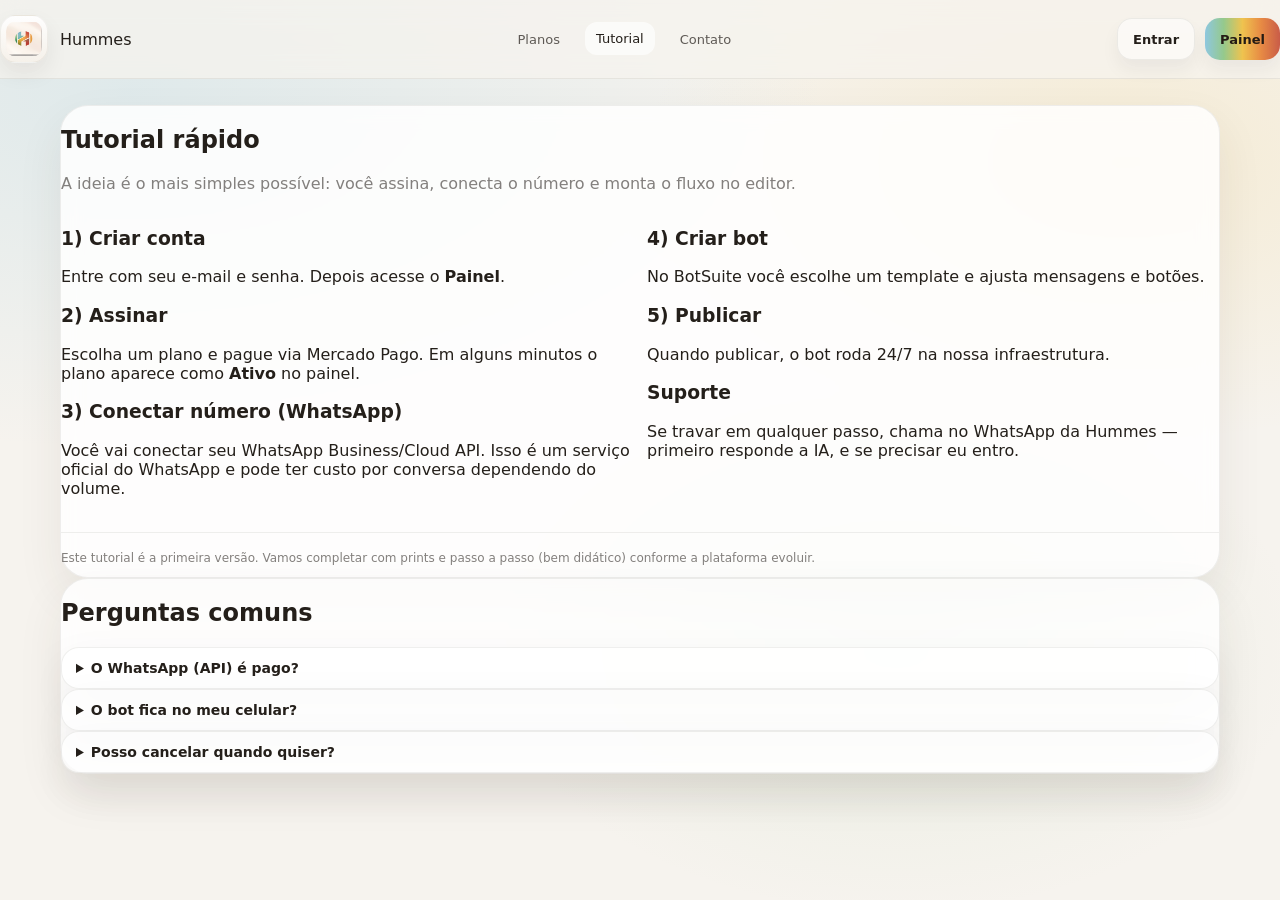
<file: docs.html>
<!doctype html>
<html lang="pt-br">
<head>
  <meta charset="utf-8"/>
  <meta name="viewport" content="width=device-width, initial-scale=1"/>
  <title>Tutorial | Hummes</title>
  <link rel="stylesheet" href="/css/styles.css"/>
</head>
<body>
  <header class="topbar">
    <div class="topbar-inner">
      <a class="brand" href="/"><img class="brand-logo" src="/assets/logo.png" alt="Hummes"/><span>Hummes</span></a>
      <nav class="nav">
        <a href="/pricing.html">Planos</a>
        <a href="/docs.html" class="active">Tutorial</a>
        <a href="/#contato">Contato</a>
      </nav>
      <div class="top-actions">
        <a class="btn ghost" href="/login.html">Entrar</a>
        <a class="btn primary" href="/dashboard.html">Painel</a>
      </div>
    </div>
  </header>

  <main class="container pad-top">
    <section class="card">
      <h1>Tutorial rápido</h1>
      <p class="muted">A ideia é o mais simples possível: você assina, conecta o número e monta o fluxo no editor.</p>
      <div class="grid2">
        <div>
          <h3>1) Criar conta</h3>
          <p>Entre com seu e-mail e senha. Depois acesse o <b>Painel</b>.</p>
          <h3>2) Assinar</h3>
          <p>Escolha um plano e pague via Mercado Pago. Em alguns minutos o plano aparece como <b>Ativo</b> no painel.</p>
          <h3>3) Conectar número (WhatsApp)</h3>
          <p>Você vai conectar seu WhatsApp Business/Cloud API. Isso é um serviço oficial do WhatsApp e pode ter custo por conversa dependendo do volume.</p>
        </div>
        <div>
          <h3>4) Criar bot</h3>
          <p>No BotSuite você escolhe um template e ajusta mensagens e botões.</p>
          <h3>5) Publicar</h3>
          <p>Quando publicar, o bot roda 24/7 na nossa infraestrutura.</p>
          <h3>Suporte</h3>
          <p>Se travar em qualquer passo, chama no WhatsApp da Hummes — primeiro responde a IA, e se precisar eu entro.</p>
        </div>
      </div>
      <hr class="sep"/>
      <p class="tiny muted">Este tutorial é a primeira versão. Vamos completar com prints e passo a passo (bem didático) conforme a plataforma evoluir.</p>
    </section>

    <section class="card">
      <h2>Perguntas comuns</h2>
      <details>
        <summary>O WhatsApp (API) é pago?</summary>
        <p>O WhatsApp Business Platform (Cloud API) cobra por conversas. O valor depende do tipo de conversa e do país. A assinatura da Hummes cobre a plataforma (editor, hospedagem, templates e suporte), e o custo do WhatsApp pode ser repassado conforme uso.</p>
      </details>
      <details>
        <summary>O bot fica no meu celular?</summary>
        <p>Não. O bot roda 24 horas por dia em servidor. Você só conecta o número e gerencia o fluxo no painel.</p>
      </details>
      <details>
        <summary>Posso cancelar quando quiser?</summary>
        <p>Sim. Sem fidelidade.</p>
      </details>
    </section>
  </main>
</body>
</html>
</file>
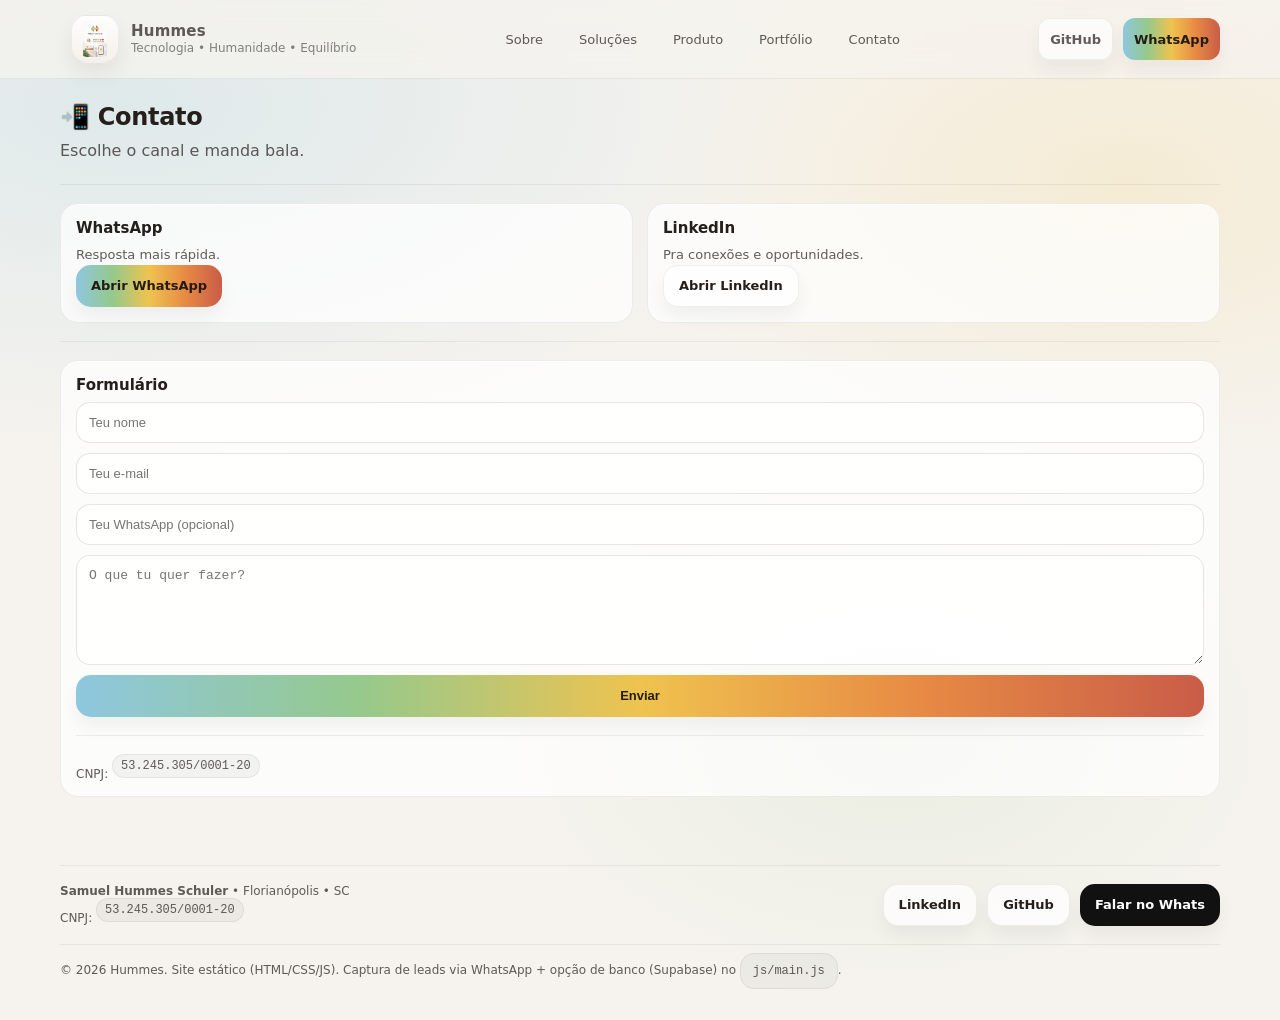
<file: pages/contato.html>
<!doctype html>
<html lang="pt-BR">
<head>
  <meta charset="utf-8" />
  <meta name="viewport" content="width=device-width, initial-scale=1" />
  <title>Contato • Hummes</title>
  <meta name="description" content="Contato da Hummes — WhatsApp, LinkedIn e formulário." />
  <meta property="og:title" content="Contato • Hummes" />
  <meta property="og:description" content="Contato da Hummes — WhatsApp, LinkedIn e formulário." />
  <meta property='og:image' content='/assets/a45489e5-e831-49fc-8cce-5c62b98a563a.png' />
  <link rel='icon' href='/assets/kkkkkk.png' />
  <link rel="stylesheet" href="/css/styles.css" />
</head>
<body>
<header>
  <div class="container nav">
    <a class="brand" href="/">
      <img src='/assets/kkkkkk.png' alt='Hummes'/>
      <div class="t"><b>Hummes</b><span>Tecnologia • Humanidade • Equilíbrio</span></div>
    </a>
    <nav class="navlinks">
      <a href="/#sobre">Sobre</a>
      <a href="/#servicos">Soluções</a>
      <a href="/#produto">Produto</a>
      <a href="/pages/portfolio.html">Portfólio</a>
      <a href="/#contato">Contato</a>
    </nav>
    <div class="navbtns">
      <a class="btn" href="https://github.com/hummespage" target="_blank" rel="noreferrer">GitHub</a>
      <a class="btn primary" href="https://wa.me/5548992155149" target="_blank" rel="noreferrer">WhatsApp</a>
    </div>
  </div>
</header>


<main class="section">
  <div class="container">
    <h2>📲 Contato</h2>
    <p class="sub">Escolhe o canal e manda bala.</p>
    <div class="div"></div>

    <div class="grid2">
      <div class="item">
        <h3>WhatsApp</h3>
        <p>Resposta mais rápida.</p>
        <div class="ctaRow"><a class="btn primary" href="https://wa.me/5548992155149" target="_blank" rel="noreferrer">Abrir WhatsApp</a></div>
      </div>
      <div class="item">
        <h3>LinkedIn</h3>
        <p>Pra conexões e oportunidades.</p>
        <div class="ctaRow"><a class="btn" href="https://www.linkedin.com/in/samuelhummes/" target="_blank" rel="noreferrer">Abrir LinkedIn</a></div>
      </div>
    </div>

    <div class="div"></div>

    <div class="item">
      <h3>Formulário</h3>
      <form id="leadForm" class="form">
        <input id="name" class="input" placeholder="Teu nome" />
        <input id="email" class="input" placeholder="Teu e-mail" />
        <input id="whatsapp" class="input" placeholder="Teu WhatsApp (opcional)" />
        <textarea id="reason" placeholder="O que tu quer fazer?"></textarea>
        <button class="btn primary" type="submit">Enviar</button>
      </form>
      <div class="div"></div>
      <div class="small">CNPJ: <span class="code" style="display:inline-block; padding:4px 8px">53.245.305/0001-20</span></div>
    </div>
  </div>
</main>


<footer class="footer">
  <div class="container">
    <div class="div"></div>
    <div style="display:flex; gap:10px; flex-wrap:wrap; align-items:center; justify-content:space-between">
      <div>
        <b>Samuel Hummes Schuler</b> • Florianópolis • SC<br/>
        <span class="small">CNPJ: <span class="code" style="display:inline-block; padding:4px 8px">53.245.305/0001-20</span></span>
      </div>
      <div style="display:flex; gap:10px; flex-wrap:wrap">
        <a class="btn" href="https://www.linkedin.com/in/samuelhummes/" target="_blank" rel="noreferrer">LinkedIn</a>
        <a class="btn" href="https://github.com/hummespage" target="_blank" rel="noreferrer">GitHub</a>
        <a class="btn dark" href="https://wa.me/5548992155149" target="_blank" rel="noreferrer">Falar no Whats</a>
      </div>
    </div>
    <div class="div"></div>
    <div class="small">© 2026 Hummes. Site estático (HTML/CSS/JS). Captura de leads via WhatsApp + opção de banco (Supabase) no <span class="code">js/main.js</span>.</div>
  </div>
</footer>

<div id="toast" class="notice" style="display:none; position:fixed; right:14px; bottom:14px; max-width:min(420px, 92vw); box-shadow: var(--shadow2)"></div>
<script src="/js/main.js"></script>
</body>
</html>
</file>
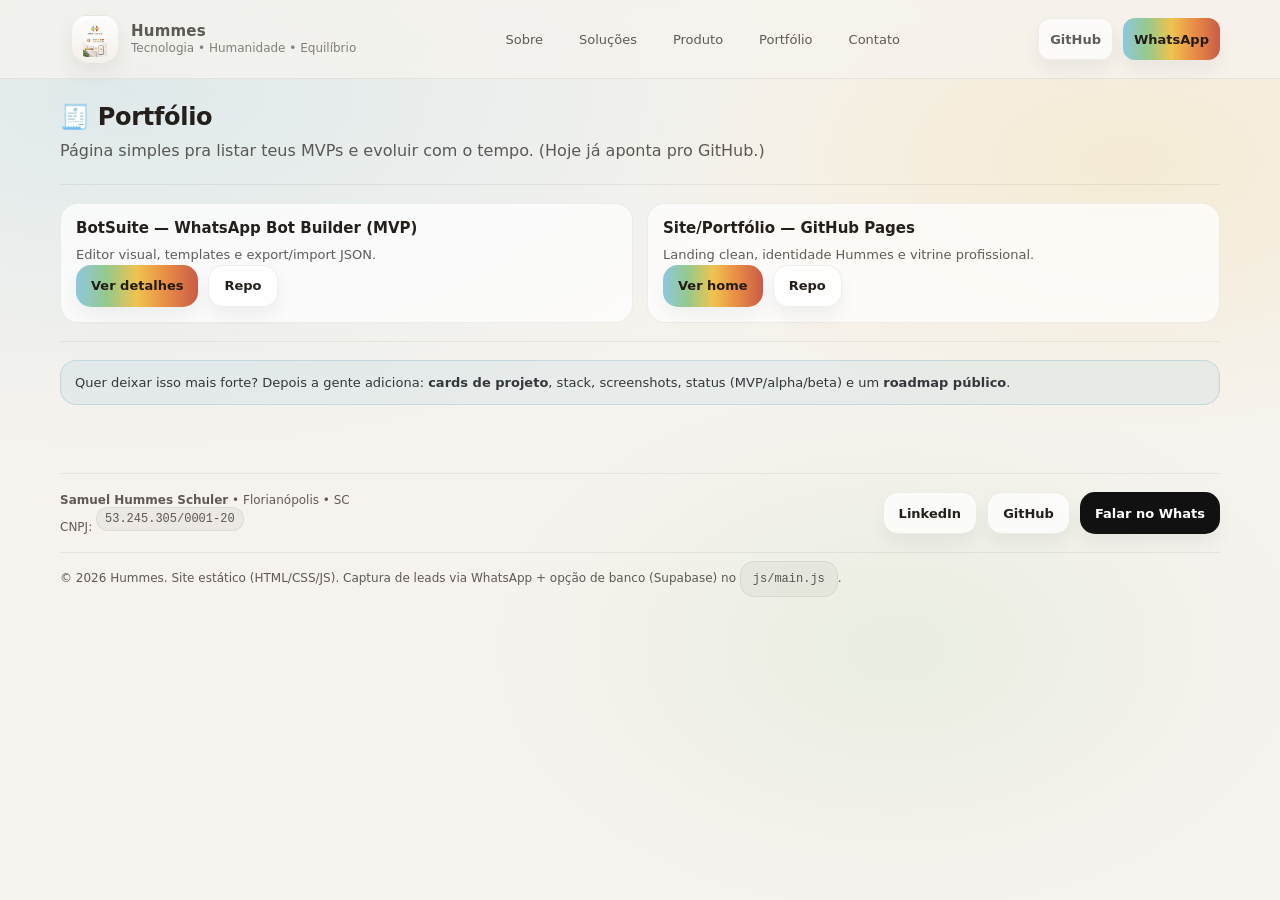
<file: pages/portfolio.html>
<!doctype html>
<html lang="pt-BR">
<head>
  <meta charset="utf-8" />
  <meta name="viewport" content="width=device-width, initial-scale=1" />
  <title>Portfólio • Hummes</title>
  <meta name="description" content="Portfólio oficial — MVPs e projetos da Hummes." />
  <meta property="og:title" content="Portfólio • Hummes" />
  <meta property="og:description" content="Portfólio oficial — MVPs e projetos da Hummes." />
  <meta property='og:image' content='/assets/a45489e5-e831-49fc-8cce-5c62b98a563a.png' />
  <link rel='icon' href='/assets/kkkkkk.png' />
  <link rel="stylesheet" href="/css/styles.css" />
</head>
<body>
<header>
  <div class="container nav">
    <a class="brand" href="/">
      <img src='/assets/kkkkkk.png' alt='Hummes'/>
      <div class="t"><b>Hummes</b><span>Tecnologia • Humanidade • Equilíbrio</span></div>
    </a>
    <nav class="navlinks">
      <a href="/#sobre">Sobre</a>
      <a href="/#servicos">Soluções</a>
      <a href="/#produto">Produto</a>
      <a href="/pages/portfolio.html">Portfólio</a>
      <a href="/#contato">Contato</a>
    </nav>
    <div class="navbtns">
      <a class="btn" href="https://github.com/hummespage" target="_blank" rel="noreferrer">GitHub</a>
      <a class="btn primary" href="https://wa.me/5548992155149" target="_blank" rel="noreferrer">WhatsApp</a>
    </div>
  </div>
</header>


<main class="section">
  <div class="container">
    <h2>🧾 Portfólio</h2>
    <p class="sub">Página simples pra listar teus MVPs e evoluir com o tempo. (Hoje já aponta pro GitHub.)</p>
    <div class="div"></div>

    <div class="grid2">
      <div class="item">
        <h3>BotSuite — WhatsApp Bot Builder (MVP)</h3>
        <p>Editor visual, templates e export/import JSON.</p>
        <div class="ctaRow">
          <a class="btn primary" href="/pages/bot.html">Ver detalhes</a>
          <a class="btn" href="https://github.com/hummespage/hummes-bot-builder" target="_blank" rel="noreferrer">Repo</a>
        </div>
      </div>

      <div class="item">
        <h3>Site/Portfólio — GitHub Pages</h3>
        <p>Landing clean, identidade Hummes e vitrine profissional.</p>
        <div class="ctaRow">
          <a class="btn primary" href="/">Ver home</a>
          <a class="btn" href="https://github.com/hummespage/hummespage.github.io" target="_blank" rel="noreferrer">Repo</a>
        </div>
      </div>
    </div>

    <div class="div"></div>
    <div class="notice">
      Quer deixar isso mais forte? Depois a gente adiciona: <b>cards de projeto</b>, stack, screenshots, status (MVP/alpha/beta) e um <b>roadmap público</b>.
    </div>
  </div>
</main>


<footer class="footer">
  <div class="container">
    <div class="div"></div>
    <div style="display:flex; gap:10px; flex-wrap:wrap; align-items:center; justify-content:space-between">
      <div>
        <b>Samuel Hummes Schuler</b> • Florianópolis • SC<br/>
        <span class="small">CNPJ: <span class="code" style="display:inline-block; padding:4px 8px">53.245.305/0001-20</span></span>
      </div>
      <div style="display:flex; gap:10px; flex-wrap:wrap">
        <a class="btn" href="https://www.linkedin.com/in/samuelhummes/" target="_blank" rel="noreferrer">LinkedIn</a>
        <a class="btn" href="https://github.com/hummespage" target="_blank" rel="noreferrer">GitHub</a>
        <a class="btn dark" href="https://wa.me/5548992155149" target="_blank" rel="noreferrer">Falar no Whats</a>
      </div>
    </div>
    <div class="div"></div>
    <div class="small">© 2026 Hummes. Site estático (HTML/CSS/JS). Captura de leads via WhatsApp + opção de banco (Supabase) no <span class="code">js/main.js</span>.</div>
  </div>
</footer>

<div id="toast" class="notice" style="display:none; position:fixed; right:14px; bottom:14px; max-width:min(420px, 92vw); box-shadow: var(--shadow2)"></div>
<script src="/js/main.js"></script>
</body>
</html>
</file>
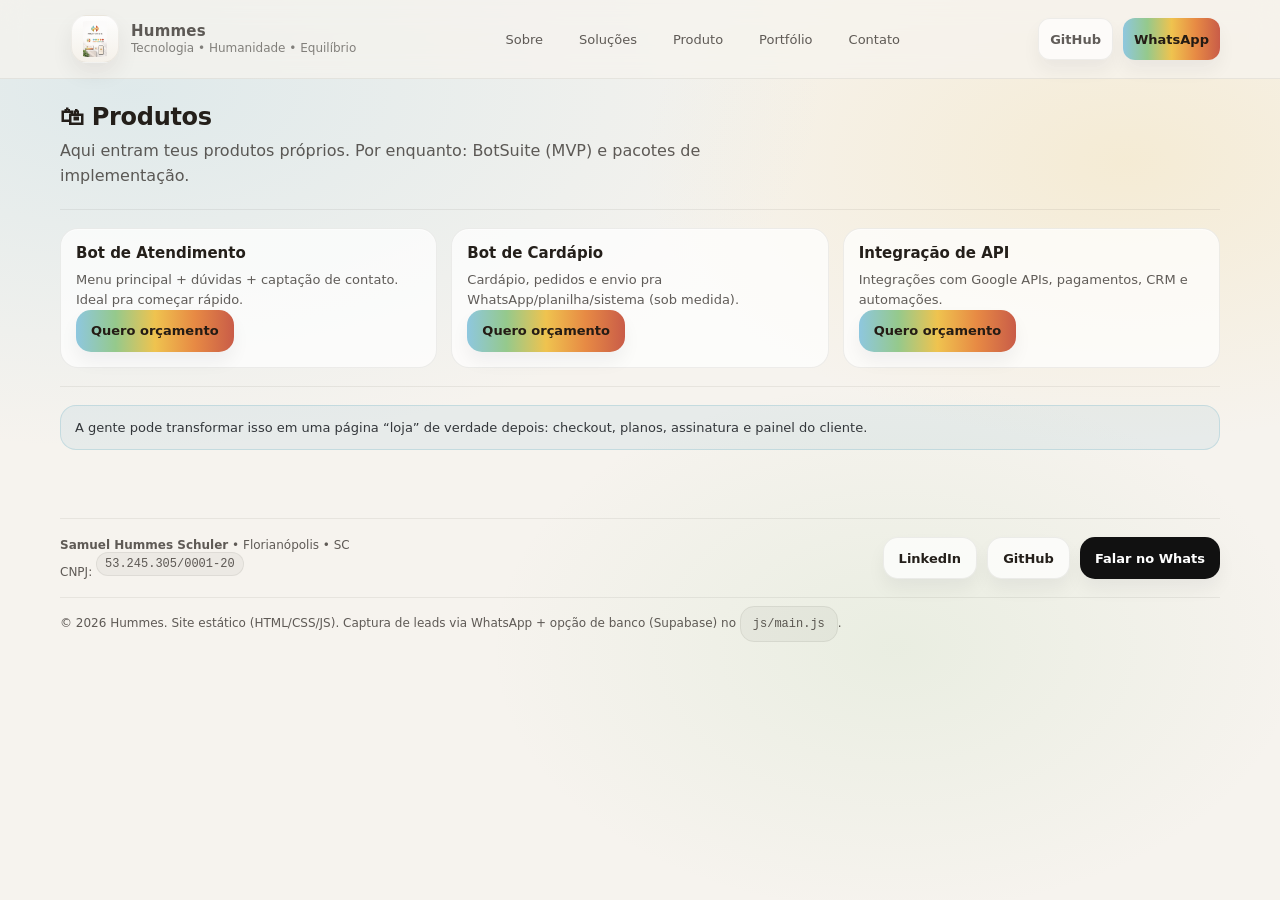
<file: pages/produtos.html>
<!doctype html>
<html lang="pt-BR">
<head>
  <meta charset="utf-8" />
  <meta name="viewport" content="width=device-width, initial-scale=1" />
  <title>Produtos • Hummes</title>
  <meta name="description" content="Produtos digitais e pacotes da Hummes." />
  <meta property="og:title" content="Produtos • Hummes" />
  <meta property="og:description" content="Produtos digitais e pacotes da Hummes." />
  <meta property='og:image' content='/assets/a45489e5-e831-49fc-8cce-5c62b98a563a.png' />
  <link rel='icon' href='/assets/kkkkkk.png' />
  <link rel="stylesheet" href="/css/styles.css" />
</head>
<body>
<header>
  <div class="container nav">
    <a class="brand" href="/">
      <img src='/assets/kkkkkk.png' alt='Hummes'/>
      <div class="t"><b>Hummes</b><span>Tecnologia • Humanidade • Equilíbrio</span></div>
    </a>
    <nav class="navlinks">
      <a href="/#sobre">Sobre</a>
      <a href="/#servicos">Soluções</a>
      <a href="/#produto">Produto</a>
      <a href="/pages/portfolio.html">Portfólio</a>
      <a href="/#contato">Contato</a>
    </nav>
    <div class="navbtns">
      <a class="btn" href="https://github.com/hummespage" target="_blank" rel="noreferrer">GitHub</a>
      <a class="btn primary" href="https://wa.me/5548992155149" target="_blank" rel="noreferrer">WhatsApp</a>
    </div>
  </div>
</header>


<main class="section">
  <div class="container">
    <h2>🛍 Produtos</h2>
    <p class="sub">Aqui entram teus produtos próprios. Por enquanto: BotSuite (MVP) e pacotes de implementação.</p>
    <div class="div"></div>

    <div class="grid3">
      <div class="item">
        <h3>Bot de Atendimento</h3>
        <p>Menu principal + dúvidas + captação de contato. Ideal pra começar rápido.</p>
        <div class="ctaRow"><a class="btn primary" href="https://wa.me/5548992155149" target="_blank" rel="noreferrer">Quero orçamento</a></div>
      </div>
      <div class="item">
        <h3>Bot de Cardápio</h3>
        <p>Cardápio, pedidos e envio pra WhatsApp/planilha/sistema (sob medida).</p>
        <div class="ctaRow"><a class="btn primary" href="https://wa.me/5548992155149" target="_blank" rel="noreferrer">Quero orçamento</a></div>
      </div>
      <div class="item">
        <h3>Integração de API</h3>
        <p>Integrações com Google APIs, pagamentos, CRM e automações.</p>
        <div class="ctaRow"><a class="btn primary" href="https://wa.me/5548992155149" target="_blank" rel="noreferrer">Quero orçamento</a></div>
      </div>
    </div>

    <div class="div"></div>
    <div class="notice">
      A gente pode transformar isso em uma página “loja” de verdade depois: checkout, planos, assinatura e painel do cliente.
    </div>
  </div>
</main>


<footer class="footer">
  <div class="container">
    <div class="div"></div>
    <div style="display:flex; gap:10px; flex-wrap:wrap; align-items:center; justify-content:space-between">
      <div>
        <b>Samuel Hummes Schuler</b> • Florianópolis • SC<br/>
        <span class="small">CNPJ: <span class="code" style="display:inline-block; padding:4px 8px">53.245.305/0001-20</span></span>
      </div>
      <div style="display:flex; gap:10px; flex-wrap:wrap">
        <a class="btn" href="https://www.linkedin.com/in/samuelhummes/" target="_blank" rel="noreferrer">LinkedIn</a>
        <a class="btn" href="https://github.com/hummespage" target="_blank" rel="noreferrer">GitHub</a>
        <a class="btn dark" href="https://wa.me/5548992155149" target="_blank" rel="noreferrer">Falar no Whats</a>
      </div>
    </div>
    <div class="div"></div>
    <div class="small">© 2026 Hummes. Site estático (HTML/CSS/JS). Captura de leads via WhatsApp + opção de banco (Supabase) no <span class="code">js/main.js</span>.</div>
  </div>
</footer>

<div id="toast" class="notice" style="display:none; position:fixed; right:14px; bottom:14px; max-width:min(420px, 92vw); box-shadow: var(--shadow2)"></div>
<script src="/js/main.js"></script>
</body>
</html>
</file>
<file: css/styles.css>
:root{
  --bg: #f6f3ee;
  --panel: rgba(255,255,255,.84);
  --panel-strong: #ffffff;
  --card-soft: rgba(255,255,255,.70);

  --text: #241f1a;
  --muted: rgba(36,31,26,.72);
  --muted-2: rgba(36,31,26,.54);

  --border: rgba(60,50,40,.08);
  --border-strong: rgba(60,50,40,.12);

  --shadow: 0 20px 46px rgba(66,53,40,.08);
  --shadow-2: 0 12px 28px rgba(66,53,40,.10);
  --shadow-3: 0 10px 22px rgba(25,20,15,.07);

  --r: 18px;
  --r2: 22px;
  --r3: 28px;

  --blue:   #8ec7df;
  --green:  #95c98c;
  --yellow: #efc34f;
  --orange: #e78a44;
  --red:    #c95c48;
  --purple: #7a6b79;

  --accent: linear-gradient(90deg, var(--blue), var(--green), var(--yellow), var(--orange), var(--red));
  --accent-soft: linear-gradient(
    90deg,
    rgba(142,199,223,.20),
    rgba(149,201,140,.18),
    rgba(239,195,79,.18),
    rgba(231,138,68,.18),
    rgba(201,92,72,.16)
  );

  --hero-glow-1: radial-gradient(1200px 620px at 10% 10%, rgba(142,199,223,.22), transparent 58%);
  --hero-glow-2: radial-gradient(900px 520px at 88% 18%, rgba(239,195,79,.16), transparent 54%);
  --hero-glow-3: radial-gradient(700px 460px at 70% 72%, rgba(149,201,140,.13), transparent 58%);
}

*{
  box-sizing:border-box;
}

html{
  scroll-behavior:smooth;
}

html, body{
  min-height:100%;
}

body{
  margin:0;
  font-family: ui-sans-serif, system-ui, -apple-system, Segoe UI, Roboto, Helvetica, Arial, "Apple Color Emoji","Segoe UI Emoji";
  color:var(--text);
  background:
    var(--hero-glow-1),
    var(--hero-glow-2),
    var(--hero-glow-3),
    var(--bg);
}

img{
  max-width:100%;
  display:block;
}

a{
  color:inherit;
  text-decoration:none;
}

.container,
.wrap{
  width:min(1160px, 92vw);
  margin:0 auto;
}

.topbar,
header{
  position:sticky;
  top:0;
  z-index:50;
  backdrop-filter: blur(14px);
  background: rgba(246,243,238,.74);
  border-bottom:1px solid var(--border);
}

.topbar-inner,
.nav{
  display:flex;
  align-items:center;
  justify-content:space-between;
  gap:16px;
  min-height:78px;
}

.brand{
  display:flex;
  align-items:center;
  gap:12px;
  min-width:0;
  text-decoration:none;
  color:inherit;
}

.brand img,
.logoImg,
.brand-logo{
  width:48px;
  height:48px;
  object-fit:contain;
  border-radius:16px;
  padding:5px;
  background: linear-gradient(180deg, rgba(255,255,255,.88), rgba(246,240,232,.88));
  border:1px solid rgba(60,50,40,.06);
  box-shadow: var(--shadow-3);
  flex-shrink:0;
}

.brand .t,
.brandText{
  display:flex;
  flex-direction:column;
  min-width:0;
  line-height:1.1;
}

.brand .t b,
.brandText h1{
  font-size:15px;
  margin:0;
  letter-spacing:.2px;
  font-weight:800;
}

.brand .t span,
.brandText small{
  font-size:12px;
  color:var(--muted-2);
  margin-top:2px;
  white-space:nowrap;
  overflow:hidden;
  text-overflow:ellipsis;
}

.navlinks,
.menu,
.nav{
  display:flex;
  gap:14px;
  align-items:center;
  flex-wrap:wrap;
}

.navlinks a,
.menu a,
.nav a{
  font-size:13px;
  color:var(--muted);
  padding:9px 11px;
  border-radius:12px;
  transition: background .15s ease, color .15s ease, transform .15s ease, opacity .15s ease;
}

.navlinks a:hover,
.menu a:hover,
.nav a:hover,
.nav a.active{
  background: rgba(255,255,255,.65);
  color:var(--text);
  opacity:1;
  transform: translateY(-1px);
}

.navbtns,
.actions,
.top-actions{
  display:flex;
  gap:10px;
  align-items:center;
  flex-shrink:0;
}

.btn{
  display:inline-flex;
  align-items:center;
  justify-content:center;
  gap:8px;
  min-height:42px;
  padding:0 15px;
  border-radius:15px;
  border:1px solid var(--border);
  background: rgba(255,255,255,.72);
  color:var(--text);
  font-size:13px;
  font-weight:700;
  text-decoration:none;
  cursor:pointer;
  box-shadow: 0 10px 18px rgba(15,23,42,.05);
  transition: transform .12s ease, box-shadow .12s ease, background .12s ease, border-color .12s ease;
}

.btn:hover{
  transform: translateY(-1px);
  box-shadow: var(--shadow-2);
}

.btn:active{
  transform: translateY(0);
}

.btn.primary{
  border:none;
  background: var(--accent);
  color:#241b14;
  font-weight:800;
}

.btn.dark{
  background:#111;
  color:#fff;
  border:none;
}

.btn.ghost{
  background: rgba(255,255,255,.52);
}

.btn.soft{
  background: linear-gradient(180deg, rgba(255,255,255,.92), rgba(250,246,240,.86));
}

.btn.full{
  width:100%;
}

.badge,
.pill{
  display:inline-flex;
  align-items:center;
  gap:8px;
  padding:7px 12px;
  border-radius:999px;
  border:1px solid var(--border);
  background: var(--accent-soft);
  color: rgba(36,31,26,.78);
  font-size:12px;
  font-weight:700;
  box-shadow: inset 0 1px 0 rgba(255,255,255,.55);
}

.hero{
  padding:38px 0 18px;
}

.heroGrid{
  display:grid;
  grid-template-columns: 1.03fr .97fr;
  gap:24px;
  align-items:stretch;
}

.card{
  background: var(--panel);
  border:1px solid var(--border);
  border-radius: var(--r3);
  box-shadow: var(--shadow);
  backdrop-filter: blur(10px);
}

.card.p,
.pad{
  padding:24px;
}

.heroCard{
  position:relative;
  overflow:hidden;
  background:
    linear-gradient(180deg, rgba(255,255,255,.90), rgba(255,255,255,.82)),
    var(--panel-strong);
}

.heroCard::before{
  content:"";
  position:absolute;
  inset:0;
  background:
    radial-gradient(circle at top left, rgba(142,199,223,.14), transparent 30%),
    radial-gradient(circle at top right, rgba(239,195,79,.10), transparent 26%),
    radial-gradient(circle at bottom left, rgba(149,201,140,.10), transparent 24%);
  pointer-events:none;
}

.heroInner{
  position:relative;
  z-index:1;
}

.h1,
.hTitle{
  font-size:48px;
  line-height:1.02;
  margin:16px 0 12px;
  letter-spacing:-1px;
  color:var(--text);
}

.hTitle span{
  background: var(--accent);
  -webkit-background-clip:text;
  background-clip:text;
  color:transparent;
}

.sub,
.hSub{
  color:var(--muted);
  font-size:16px;
  line-height:1.55;
  margin:0 0 20px;
  max-width:720px;
}

.ctaRow,
.heroCtas,
.row{
  display:flex;
  gap:10px;
  flex-wrap:wrap;
}

.heroCtas{
  margin-top:8px;
}

.kpis,
.kpi,
.heroInfoBar{
  display:flex;
  gap:10px;
  flex-wrap:wrap;
}

.heroInfoBar{
  margin-top:16px;
}

.kpi,
.chip{
  padding:10px 12px;
  border-radius:14px;
  border:1px solid var(--border);
  background: rgba(255,255,255,.78);
  color: rgba(36,31,26,.82);
  font-size:13px;
}

.kpi b{
  display:block;
  font-size:13px;
}

.kpi span{
  color:var(--muted);
  font-size:12px;
}

.heroCardsRow,
.row.grid{
  display:grid;
  grid-template-columns: repeat(3, 1fr);
  gap:12px;
  margin-top:18px;
}

.mini,
.item{
  border:1px solid var(--border);
  border-radius:18px;
  padding:15px;
  background: var(--card-soft);
  box-shadow: inset 0 1px 0 rgba(255,255,255,.5);
}

.mini b,
.item h3{
  display:block;
  margin:0 0 8px;
  font-size:15px;
}

.mini span,
.item p{
  color:var(--muted);
  font-size:13px;
  line-height:1.55;
  margin:0;
}

.heroImg,
.mock,
.previewBox,
.brandMock,
.sectionImageCard{
  overflow:hidden;
  border-radius: var(--r3);
}

.heroImg,
.mock{
  min-height:330px;
  border:1px solid var(--border);
  background:
    linear-gradient(180deg, rgba(255,255,255,.90), rgba(255,255,255,.82));
  box-shadow: var(--shadow);
}

.heroImg{
  display:flex;
  align-items:center;
  justify-content:center;
}

.heroImg img,
.previewBox img,
.sectionImageCard img,
.brandMock img{
  width:100%;
  height:100%;
  object-fit:cover;
  border-radius: var(--r3);
  border:1px solid rgba(60,50,40,.05);
}

.brandMock{
  display:flex;
  align-items:center;
  justify-content:center;
  padding:16px;
  background:
    radial-gradient(circle at top left, rgba(142,199,223,.15), transparent 34%),
    radial-gradient(circle at top right, rgba(239,195,79,.13), transparent 34%),
    radial-gradient(circle at bottom left, rgba(149,201,140,.12), transparent 28%),
    linear-gradient(180deg, rgba(255,255,255,.95), rgba(249,246,241,.92));
}

.brandMock img{
  box-shadow: 0 18px 40px rgba(30,24,18,.10);
}

.section{
  padding:24px 0;
}

.section h2,
.secTitle{
  font-size:24px;
  margin:0 0 8px;
  letter-spacing:-.3px;
  display:flex;
  gap:10px;
  align-items:center;
}

.secSub,
.small,
.muted,
.tiny{
  color:var(--muted);
}

.secSub{
  margin:0;
  font-size:14px;
  line-height:1.5;
  max-width:760px;
}

.grid3{
  display:grid;
  grid-template-columns: repeat(3, 1fr);
  gap:14px;
}

.grid2,
.split,
.twoCol{
  display:grid;
  grid-template-columns: repeat(2, 1fr);
  gap:14px;
}

.feature{
  transition: transform .14s ease, box-shadow .14s ease;
}

.feature:hover{
  transform: translateY(-2px);
  box-shadow: var(--shadow-2);
}

.feature h3{
  margin:0 0 8px;
  font-size:16px;
}

.feature p{
  margin:0;
  color:var(--muted);
  font-size:13px;
  line-height:1.55;
}

.steps{
  display:grid;
  grid-template-columns: repeat(4, 1fr);
  gap:14px;
}

.step b{
  display:flex;
  gap:10px;
  align-items:center;
  font-size:15px;
}

.num{
  width:28px;
  height:28px;
  border-radius:11px;
  display:inline-flex;
  align-items:center;
  justify-content:center;
  background: var(--accent-soft);
  border:1px solid var(--border);
  font-size:12px;
  flex-shrink:0;
}

.pricing{
  display:grid;
  grid-template-columns: repeat(3, 1fr);
  gap:14px;
}

.price{
  position:relative;
  overflow:hidden;
  background:
    linear-gradient(180deg, rgba(255,255,255,.92), rgba(255,255,255,.84));
}

.price::before{
  content:"";
  position:absolute;
  top:0;
  left:0;
  right:0;
  height:5px;
  background: var(--accent);
  opacity:.95;
}

.price span{
  font-size:14px;
  font-weight:700;
  opacity:.7;
  margin-left:6px;
}

.value{
  font-size:38px;
  font-weight:900;
  margin:10px 0 4px;
  letter-spacing:-1px;
}

.list,
.clean{
  margin:14px 0 0 18px;
  color:var(--muted);
  font-size:13px;
  padding-left:18px;
}

.list li,
.clean li{
  margin:8px 0;
  line-height:1.45;
}

details{
  padding:12px 14px;
  border:1px solid var(--border);
  border-radius:18px;
  background: rgba(255,255,255,.72);
  box-shadow: var(--shadow);
}

details summary{
  cursor:pointer;
  font-weight:800;
  font-size:14px;
}

details p{
  margin:10px 0 0;
  color:var(--muted);
  font-size:13px;
  line-height:1.55;
}

.div,
.sep{
  height:1px;
  background: var(--border);
  border:none;
  margin:18px 0;
}

.ctaBox{
  position:relative;
  overflow:hidden;
  background:
    linear-gradient(180deg, rgba(255,255,255,.92), rgba(255,255,255,.86));
  border:1px solid var(--border);
  border-radius: var(--r3);
  box-shadow: var(--shadow);
  padding:22px;
  display:flex;
  align-items:center;
  justify-content:space-between;
  gap:14px;
  flex-wrap:wrap;
}

.ctaBox::before{
  content:"";
  position:absolute;
  inset:0;
  background:
    radial-gradient(circle at left center, rgba(142,199,223,.13), transparent 28%),
    radial-gradient(circle at right center, rgba(239,195,79,.11), transparent 28%);
  pointer-events:none;
}

.ctaBox > *{
  position:relative;
  z-index:1;
}

.footer,
.foot{
  padding:26px 0 42px;
  color: var(--muted);
  font-size:12px;
}

.notice{
  margin-top:14px;
  padding:12px 14px;
  border-radius:16px;
  font-size:13px;
  line-height:1.5;
  background: rgba(121,183,201,.12);
  border:1px solid rgba(121,183,201,.30);
  color: rgba(20,24,28,.85);
}

.notice.ok{
  border-color:rgba(30,160,80,.35);
  background:rgba(30,160,80,.06);
}

.notice.err{
  border-color:rgba(220,50,50,.35);
  background:rgba(220,50,50,.06);
}

.code{
  font-family: ui-monospace, SFMono-Regular, Menlo, Monaco, Consolas, "Liberation Mono", "Courier New", monospace;
  font-size:12px;
  background: rgba(0,0,0,.04);
  border:1px solid var(--border);
  padding:10px 12px;
  border-radius:14px;
  overflow:auto;
}

.form{
  display:flex;
  flex-direction:column;
  gap:10px;
}

.input,
textarea{
  width:100%;
  border:1px solid var(--border-strong);
  background: rgba(255,255,255,.82);
  border-radius:14px;
  padding:12px 12px;
  font-size:13px;
  outline:none;
  color:var(--text);
}

.input:focus,
textarea:focus{
  border-color: rgba(60,50,40,.24);
}

textarea{
  min-height:110px;
  resize:vertical;
}

.label{
  display:block;
  font-size:12px;
  font-weight:700;
  color:var(--muted);
  margin-top:10px;
  margin-bottom:6px;
}

.small{
  font-size:12px;
}

.tiny{
  font-size:12px;
  opacity:.8;
}

.muted{
  opacity:.78;
}

.pillRow,
.badges{
  display:flex;
  gap:8px;
  flex-wrap:wrap;
  margin-top:12px;
}

.heroBrandStrip{
  margin-top:18px;
  display:flex;
  align-items:center;
  gap:14px;
  flex-wrap:wrap;
  padding-top:18px;
  border-top:1px solid var(--border);
}

.miniLogo{
  width:58px;
  height:58px;
  border-radius:18px;
  object-fit:contain;
  background: linear-gradient(180deg, rgba(255,255,255,.86), rgba(246,240,232,.88));
  padding:7px;
  box-shadow: var(--shadow-3);
  border:1px solid rgba(60,50,40,.05);
}

.brandPalette{
  display:flex;
  gap:10px;
  align-items:center;
  flex-wrap:wrap;
}

.brandDot{
  width:36px;
  height:36px;
  border-radius:50%;
  box-shadow: inset 0 1px 3px rgba(255,255,255,.45);
  border:1px solid rgba(60,50,40,.05);
}

.dotBlue{background:#8ec7df}
.dotGreen{background:#95c98c}
.dotYellow{background:#efc34f}
.dotOrange{background:#e78a44}
.dotRed{background:#c95c48}

.spectrum{
  width:100%;
  max-width:290px;
  height:8px;
  border-radius:999px;
  background: linear-gradient(90deg, #e78a44, #e4a34a, #d9c552, #97c985, #82c8d7, #b1d69a, #7a6b79);
  box-shadow: inset 0 1px 1px rgba(255,255,255,.3);
}

.slogan{
  font-size:12px;
  letter-spacing:3px;
  color:var(--muted-2);
  text-transform:uppercase;
}

.previewBox img{
  box-shadow: var(--shadow-2);
  background:#fff;
}

.sectionImageCard{
  padding:0;
  min-height:100%;
  display:flex;
  align-items:stretch;
}

.pad-top{
  padding-top:26px;
}

.footRow{
  display:flex;
  justify-content:space-between;
  gap:14px;
  flex-wrap:wrap;
}

.mutedLink{
  opacity:.82;
}

.mutedLink:hover{
  opacity:1;
}

@media (max-width: 1080px){
  .heroGrid,
  .twoCol{
    grid-template-columns:1fr;
  }

  .heroCardsRow,
  .grid3,
  .pricing,
  .steps{
    grid-template-columns:1fr;
  }

  .h1,
  .hTitle{
    font-size:40px;
  }
}

@media (max-width: 920px){
  .navlinks,
  .menu{
    display:none;
  }

  .grid2,
  .split{
    grid-template-columns:1fr;
  }
}

@media (max-width: 700px){
  .topbar-inner,
  .nav{
    min-height:auto;
    padding:14px 0;
    align-items:flex-start;
    flex-wrap:wrap;
  }

  .navbtns,
  .actions,
  .top-actions{
    width:100%;
    justify-content:flex-start;
    flex-wrap:wrap;
  }

  .h1,
  .hTitle{
    font-size:34px;
  }

  .card.p,
  .pad{
    padding:18px;
  }

  .hero{
    padding-top:24px;
  }

  .brand .t span,
  .brandText small{
    white-space:normal;
  }

  .brandPalette{
    gap:8px;
  }

  .brandDot{
    width:28px;
    height:28px;
  }

  .miniLogo{
    width:50px;
    height:50px;
  }
}
</file>
